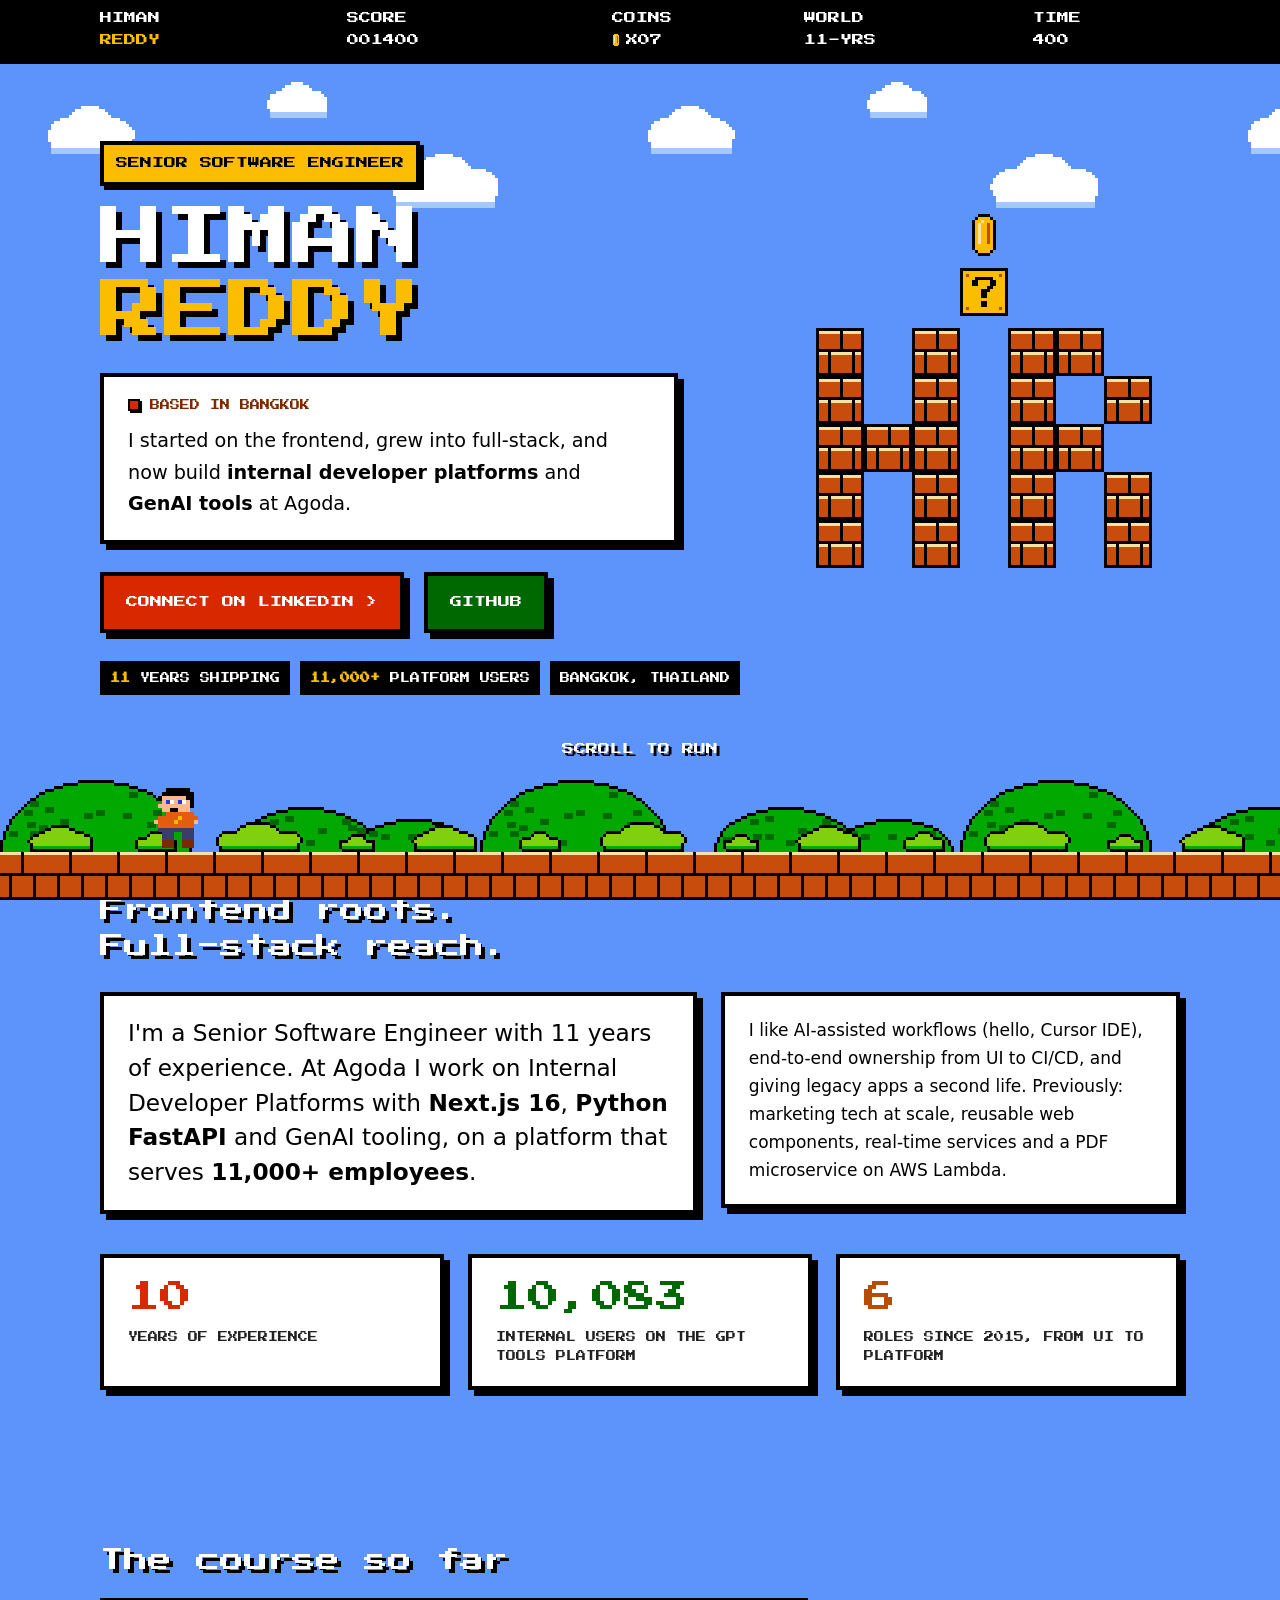
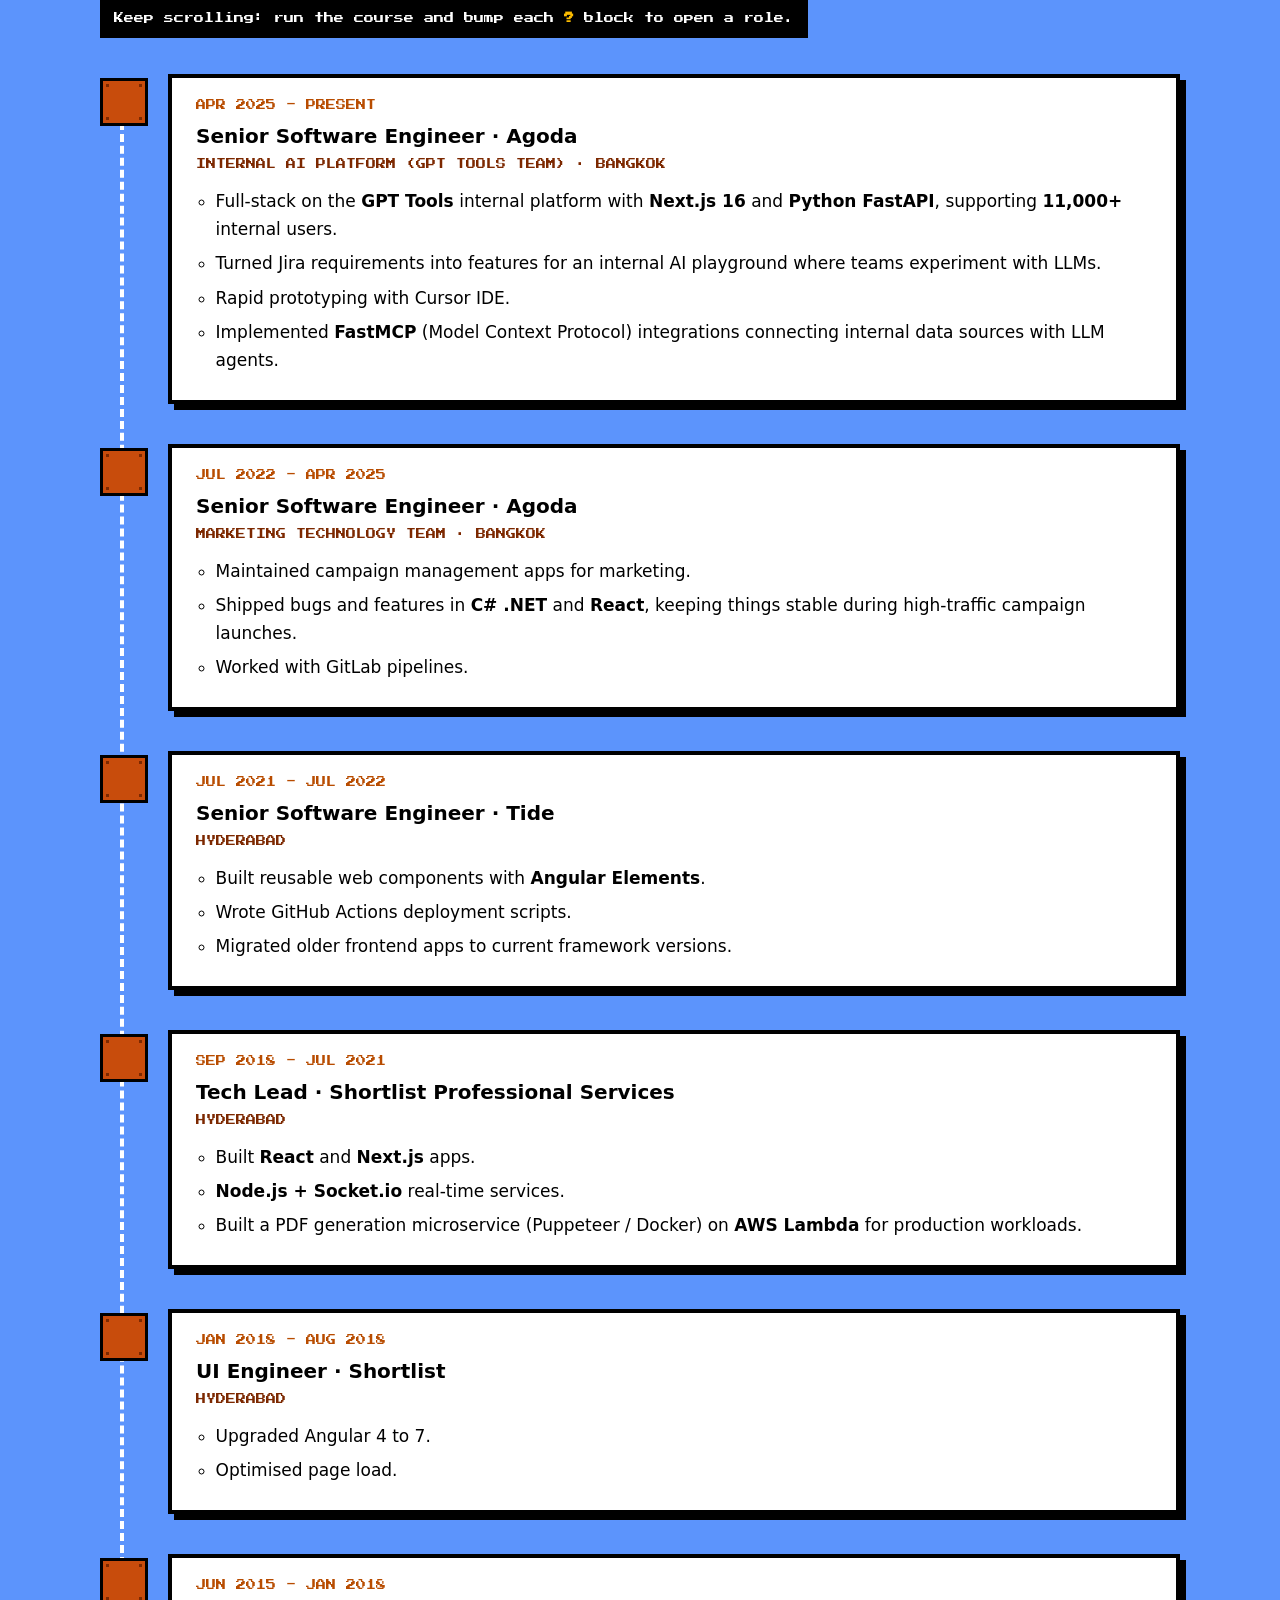
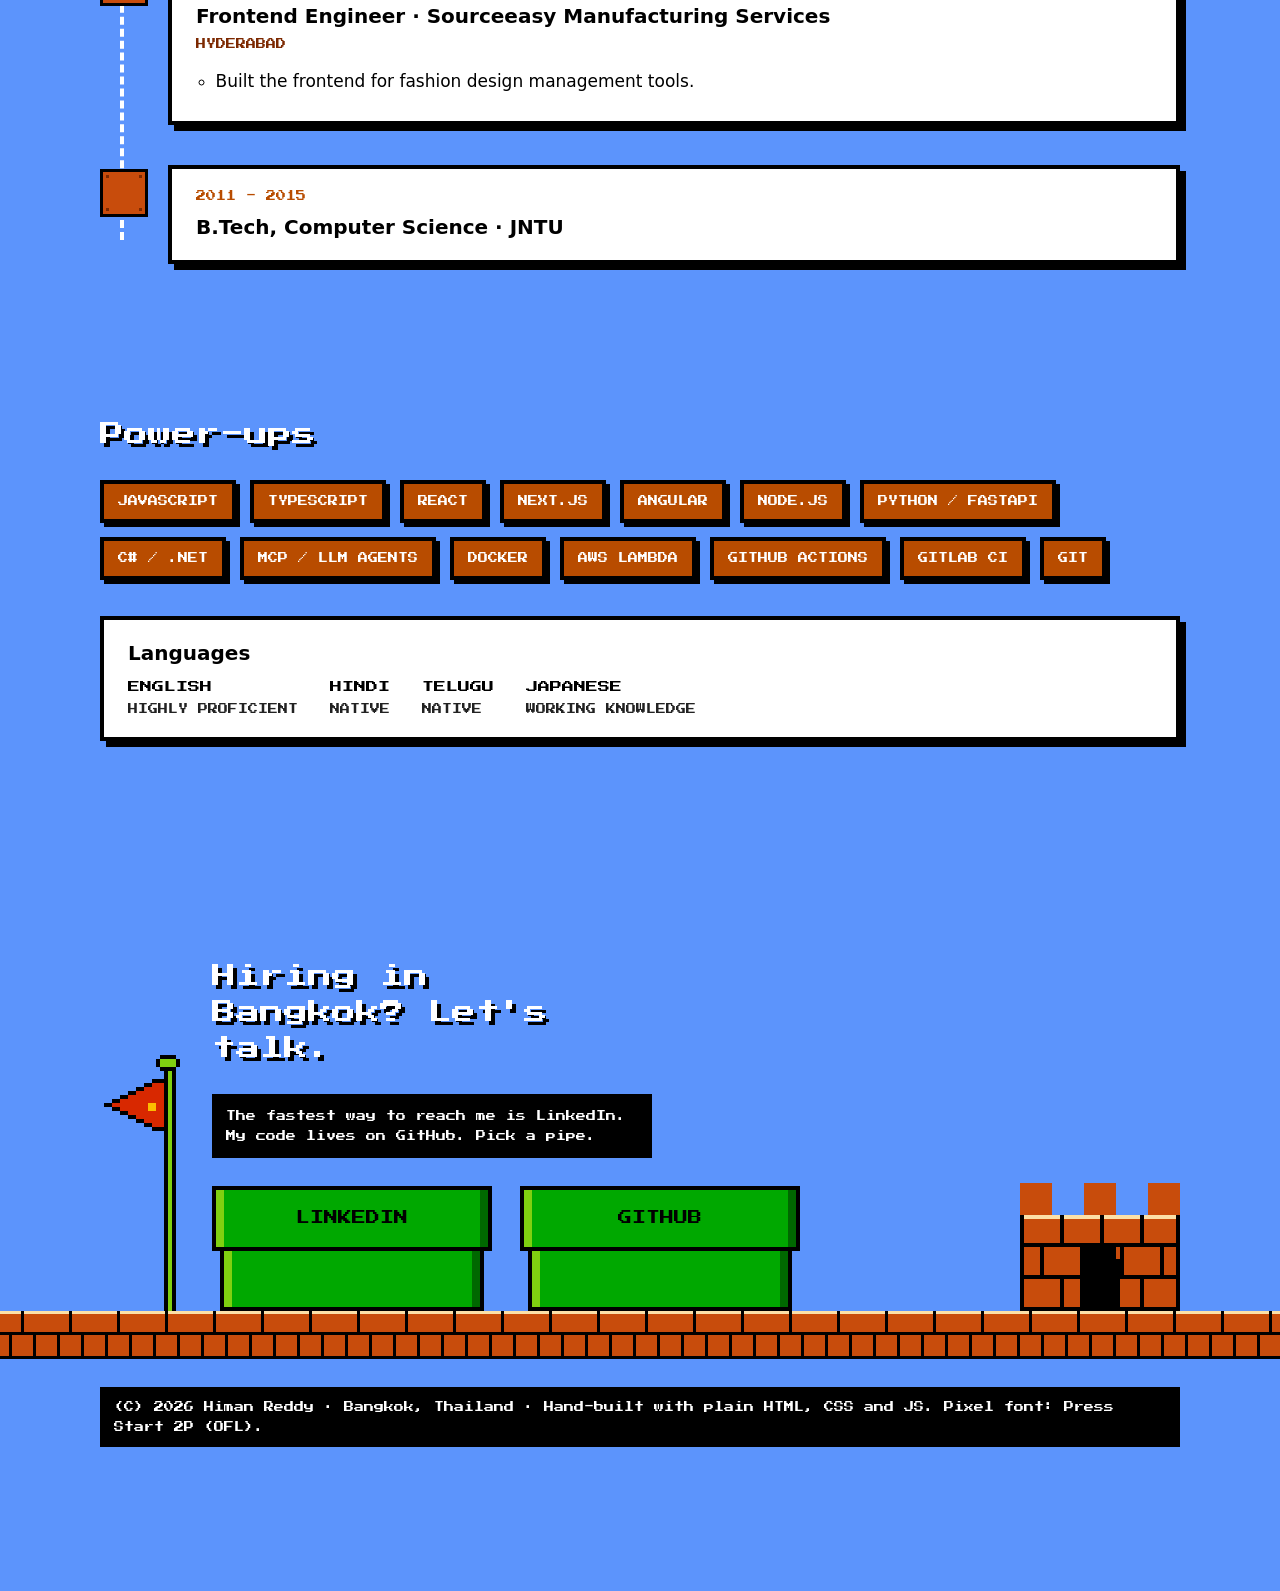
<file: index.html>
<!doctype html>
<html lang="en">
<head>
<meta charset="utf-8">
<meta name="viewport" content="width=device-width, initial-scale=1">
<title>Himan Reddy · Senior Software Engineer · Bangkok</title>
<meta name="description" content="Himan Reddy is a Senior Software Engineer in Bangkok, Thailand. 11 years of experience building internal developer platforms, full-stack apps and GenAI tools (Next.js, Python FastAPI, MCP).">
<meta name="theme-color" content="#5C94FC">
<meta property="og:title" content="Himan Reddy · Senior Software Engineer">
<meta property="og:description" content="Frontend roots, full-stack reach, now building GenAI agent tooling at Agoda. Bangkok, Thailand.">
<meta property="og:type" content="website">
<meta property="og:url" content="https://himanreddy.com/">
<meta name="twitter:card" content="summary">
<link rel="canonical" href="https://himanreddy.com/">
<link rel="icon" href="favicon.svg" type="image/svg+xml">
<link rel="preload" href="fonts/PressStart2P-Regular.woff2" as="font" type="font/woff2" crossorigin>
<link rel="stylesheet" href="styles.css">
<script>document.documentElement.classList.add('js')</script>
<script type="application/ld+json">
{"@context":"https://schema.org","@type":"Person","name":"Himan Reddy","jobTitle":"Senior Software Engineer","worksFor":{"@type":"Organization","name":"Agoda"},"address":{"@type":"PostalAddress","addressLocality":"Bangkok","addressCountry":"TH"},"url":"https://himanreddy.com/","sameAs":["https://github.com/himanreddy","https://www.linkedin.com/in/himan-reddy/"]}
</script>
</head>
<body>
<a class="skip" href="#main">Skip to content</a>

<!-- HUD (decorative, replaces the scroll progress bar) -->
<div class="hud" aria-hidden="true">
  <div class="hud-in">
    <div class="hud-c hud-name"><span>HIMAN</span><b>REDDY</b></div>
    <div class="hud-c"><span>SCORE</span><b id="hScore">000000</b></div>
    <div class="hud-c"><span>COINS</span><b><i class="hcoin"></i><em id="hCoins">x00</em></b></div>
    <div class="hud-c"><span>WORLD</span><b>11-YRS</b></div>
    <div class="hud-c"><span>TIME</span><b id="hTime">400</b></div>
  </div>
</div>

<!-- fixed sky, parallax clouds -->
<div class="sky" aria-hidden="true"><div class="clouds" id="clouds"></div></div>

<main id="main">
<!-- HERO -->
<section class="hero" id="top">
  <div class="wrap hero-grid">
    <div class="hero-copy">
      <p class="tag">Senior Software Engineer</p>
      <h1><span>Himan</span> <span class="y">Reddy</span></h1>
      <div class="panel lead-panel">
        <p class="label"><i class="pin" aria-hidden="true"></i>Based in Bangkok</p>
        <p class="lead">I started on the frontend, grew into full-stack, and now build <strong>internal developer platforms</strong> and <strong>GenAI tools</strong> at Agoda.</p>
      </div>
      <div class="cta">
        <a class="btn red" href="https://www.linkedin.com/in/himan-reddy/" target="_blank" rel="noopener">Connect on LinkedIn &gt;</a>
        <a class="btn green" href="https://github.com/himanreddy" target="_blank" rel="noopener">GitHub</a>
      </div>
      <ul class="facts" aria-label="Quick facts">
        <li><b>11</b> years shipping</li><li><b>11,000+</b> platform users</li><li>Bangkok, Thailand</li>
      </ul>
    </div>
    <div class="hero-art" aria-hidden="true">
      <div class="bumpers"><span class="qb sm"></span><span class="spin sm"></span></div>
      <img class="hr px" src="assets/hr.svg" alt="" width="336" height="240">
    </div>
  </div>
  <p class="press" aria-hidden="true">SCROLL TO RUN</p>
</section>

<!-- ABOUT -->
<section class="sec" id="about">
  <div class="wrap">
    <h2 class="rv">Frontend roots. Full-stack reach.</h2>
    <div class="about-grid">
      <div class="panel rv"><p class="big">I'm a Senior Software Engineer with 11 years of experience. At Agoda I work on Internal Developer Platforms with <strong>Next.js 16</strong>, <strong>Python FastAPI</strong> and GenAI tooling, on a platform that serves <strong>11,000+ employees</strong>.</p></div>
      <div class="panel rv"><p>I like AI-assisted workflows (hello, Cursor IDE), end-to-end ownership from UI to CI/CD, and giving legacy apps a second life. Previously: marketing tech at scale, reusable web components, real-time services and a PDF microservice on AWS Lambda.</p></div>
    </div>
    <ul class="stats">
      <li class="panel rv c1"><span class="num" data-count="11">11</span><span>years of experience</span></li>
      <li class="panel rv c2"><span class="num" data-count="11000" data-suffix="+">11,000+</span><span>internal users on the GPT Tools platform</span></li>
      <li class="panel rv c3"><span class="num" data-count="6">6</span><span>roles since 2015, from UI to platform</span></li>
    </ul>
  </div>
</section>

<!-- JOURNEY / COURSE -->
<section class="sec" id="journey">
  <div class="wrap">
    <h2 class="rv">The course so far</h2>
    <p class="sub rv"><span>Keep scrolling: run the course and bump each <b>?</b> block to open a role.</span></p>
    <div class="course" id="course">
      <div class="rail" aria-hidden="true"><i id="railFill"></i></div>
      <ol class="jobs">

        <li class="job">
          <div class="blk" aria-hidden="true"><span class="pop"><i class="coin"></i><b>+200</b></span><span class="qb"></span></div>
          <article class="card">
            <p class="when">Apr 2025 - Present</p>
            <h3>Senior Software Engineer · Agoda</h3>
            <p class="where">Internal AI Platform (GPT Tools Team) · Bangkok</p>
            <ul>
              <li>Full-stack on the <b>GPT Tools</b> internal platform with <b>Next.js 16</b> and <b>Python FastAPI</b>, supporting <b>11,000+</b> internal users.</li>
              <li>Turned Jira requirements into features for an internal AI playground where teams experiment with LLMs.</li>
              <li>Rapid prototyping with Cursor IDE.</li>
              <li>Implemented <b>FastMCP</b> (Model Context Protocol) integrations connecting internal data sources with LLM agents.</li>
            </ul>
          </article>
        </li>

        <li class="job">
          <div class="blk" aria-hidden="true"><span class="pop"><i class="coin"></i><b>+200</b></span><span class="qb"></span></div>
          <article class="card">
            <p class="when">Jul 2022 - Apr 2025</p>
            <h3>Senior Software Engineer · Agoda</h3>
            <p class="where">Marketing Technology Team · Bangkok</p>
            <ul>
              <li>Maintained campaign management apps for marketing.</li>
              <li>Shipped bugs and features in <b>C# .NET</b> and <b>React</b>, keeping things stable during high-traffic campaign launches.</li>
              <li>Worked with GitLab pipelines.</li>
            </ul>
          </article>
        </li>

        <li class="job">
          <div class="blk" aria-hidden="true"><span class="pop"><i class="coin"></i><b>+200</b></span><span class="qb"></span></div>
          <article class="card">
            <p class="when">Jul 2021 - Jul 2022</p>
            <h3>Senior Software Engineer · Tide</h3>
            <p class="where">Hyderabad</p>
            <ul>
              <li>Built reusable web components with <b>Angular Elements</b>.</li>
              <li>Wrote GitHub Actions deployment scripts.</li>
              <li>Migrated older frontend apps to current framework versions.</li>
            </ul>
          </article>
        </li>

        <li class="job">
          <div class="blk" aria-hidden="true"><span class="pop"><i class="coin"></i><b>+200</b></span><span class="qb"></span></div>
          <article class="card">
            <p class="when">Sep 2018 - Jul 2021</p>
            <h3>Tech Lead · Shortlist Professional Services</h3>
            <p class="where">Hyderabad</p>
            <ul>
              <li>Built <b>React</b> and <b>Next.js</b> apps.</li>
              <li><b>Node.js + Socket.io</b> real-time services.</li>
              <li>Built a PDF generation microservice (Puppeteer / Docker) on <b>AWS Lambda</b> for production workloads.</li>
            </ul>
          </article>
        </li>

        <li class="job">
          <div class="blk" aria-hidden="true"><span class="pop"><i class="coin"></i><b>+200</b></span><span class="qb"></span></div>
          <article class="card">
            <p class="when">Jan 2018 - Aug 2018</p>
            <h3>UI Engineer · Shortlist</h3>
            <p class="where">Hyderabad</p>
            <ul>
              <li>Upgraded Angular 4 to 7.</li>
              <li>Optimised page load.</li>
            </ul>
          </article>
        </li>

        <li class="job">
          <div class="blk" aria-hidden="true"><span class="pop"><i class="coin"></i><b>+200</b></span><span class="qb"></span></div>
          <article class="card">
            <p class="when">Jun 2015 - Jan 2018</p>
            <h3>Frontend Engineer · Sourceeasy Manufacturing Services</h3>
            <p class="where">Hyderabad</p>
            <ul><li>Built the frontend for fashion design management tools.</li></ul>
          </article>
        </li>

        <li class="job edu">
          <div class="blk" aria-hidden="true"><span class="pop"><i class="coin"></i><b>+200</b></span><span class="qb"></span></div>
          <article class="card">
            <p class="when">2011 - 2015</p>
            <h3>B.Tech, Computer Science · JNTU</h3>
          </article>
        </li>
      </ol>
    </div>
  </div>
</section>

<!-- SKILLS -->
<section class="sec" id="skills">
  <div class="wrap">
    <h2 class="rv">Power-ups</h2>
    <ul class="chips rv" aria-label="Skills">
      <li>JavaScript</li><li>TypeScript</li><li>React</li><li>Next.js</li><li>Angular</li><li>Node.js</li><li>Python / FastAPI</li><li>C# / .NET</li><li>MCP / LLM agents</li><li>Docker</li><li>AWS Lambda</li><li>GitHub Actions</li><li>GitLab CI</li><li>Git</li>
    </ul>
    <div class="panel langs rv">
      <h3>Languages</h3>
      <ul>
        <li><b>English</b> <span>highly proficient</span></li>
        <li><b>Hindi</b> <span>native</span></li>
        <li><b>Telugu</b> <span>native</span></li>
        <li><b>Japanese</b> <span>working knowledge</span></li>
      </ul>
    </div>
  </div>
</section>

<!-- CONTACT / FLAGPOLE -->
<section class="sec contact" id="contact">
  <div class="wrap end">
    <div class="flagwrap" aria-hidden="true">
      <img class="pole px" src="assets/pole.svg" alt="" width="32" height="256">
      <img class="flag px" id="flag" src="assets/flag.svg" alt="" width="64" height="52">
    </div>
    <div class="end-main">
      <p class="clear-banner" id="clearBanner">COURSE CLEAR!</p>
      <h2 class="rv">Hiring in Bangkok? Let's talk.</h2>
      <p class="rv lead-w">The fastest way to reach me is LinkedIn. My code lives on GitHub. Pick a pipe.</p>
      <div class="pipes rv">
        <a class="pipe" href="https://www.linkedin.com/in/himan-reddy/" target="_blank" rel="noopener"><span class="lip">LinkedIn</span><span class="shaft"></span></a>
        <a class="pipe" href="https://github.com/himanreddy" target="_blank" rel="noopener"><span class="lip">GitHub</span><span class="shaft"></span></a>
      </div>
    </div>
    <img class="castle px" src="assets/castle.svg" alt="" width="160" height="160" aria-hidden="true">
  </div>
</section>
</main>

<footer class="foot"><div class="wrap"><p>(C) <span id="yr">2026</span> Himan Reddy · Bangkok, Thailand · Hand-built with plain HTML, CSS and JS. Pixel font: Press Start 2P (OFL).</p></div></footer>

<!-- fixed ground stage: parallax hills + bushes, scrolling ground, runner -->
<div class="stage" aria-hidden="true">
  <div class="hills" id="hills"></div>
  <div class="bushes" id="bushes"></div>
  <div class="char" id="char"><div class="sprite" id="sprite" data-s="0"></div></div>
  <div class="ground" id="ground"></div>
</div>

<script src="main.js" defer></script>
</body>
</html>
</file>
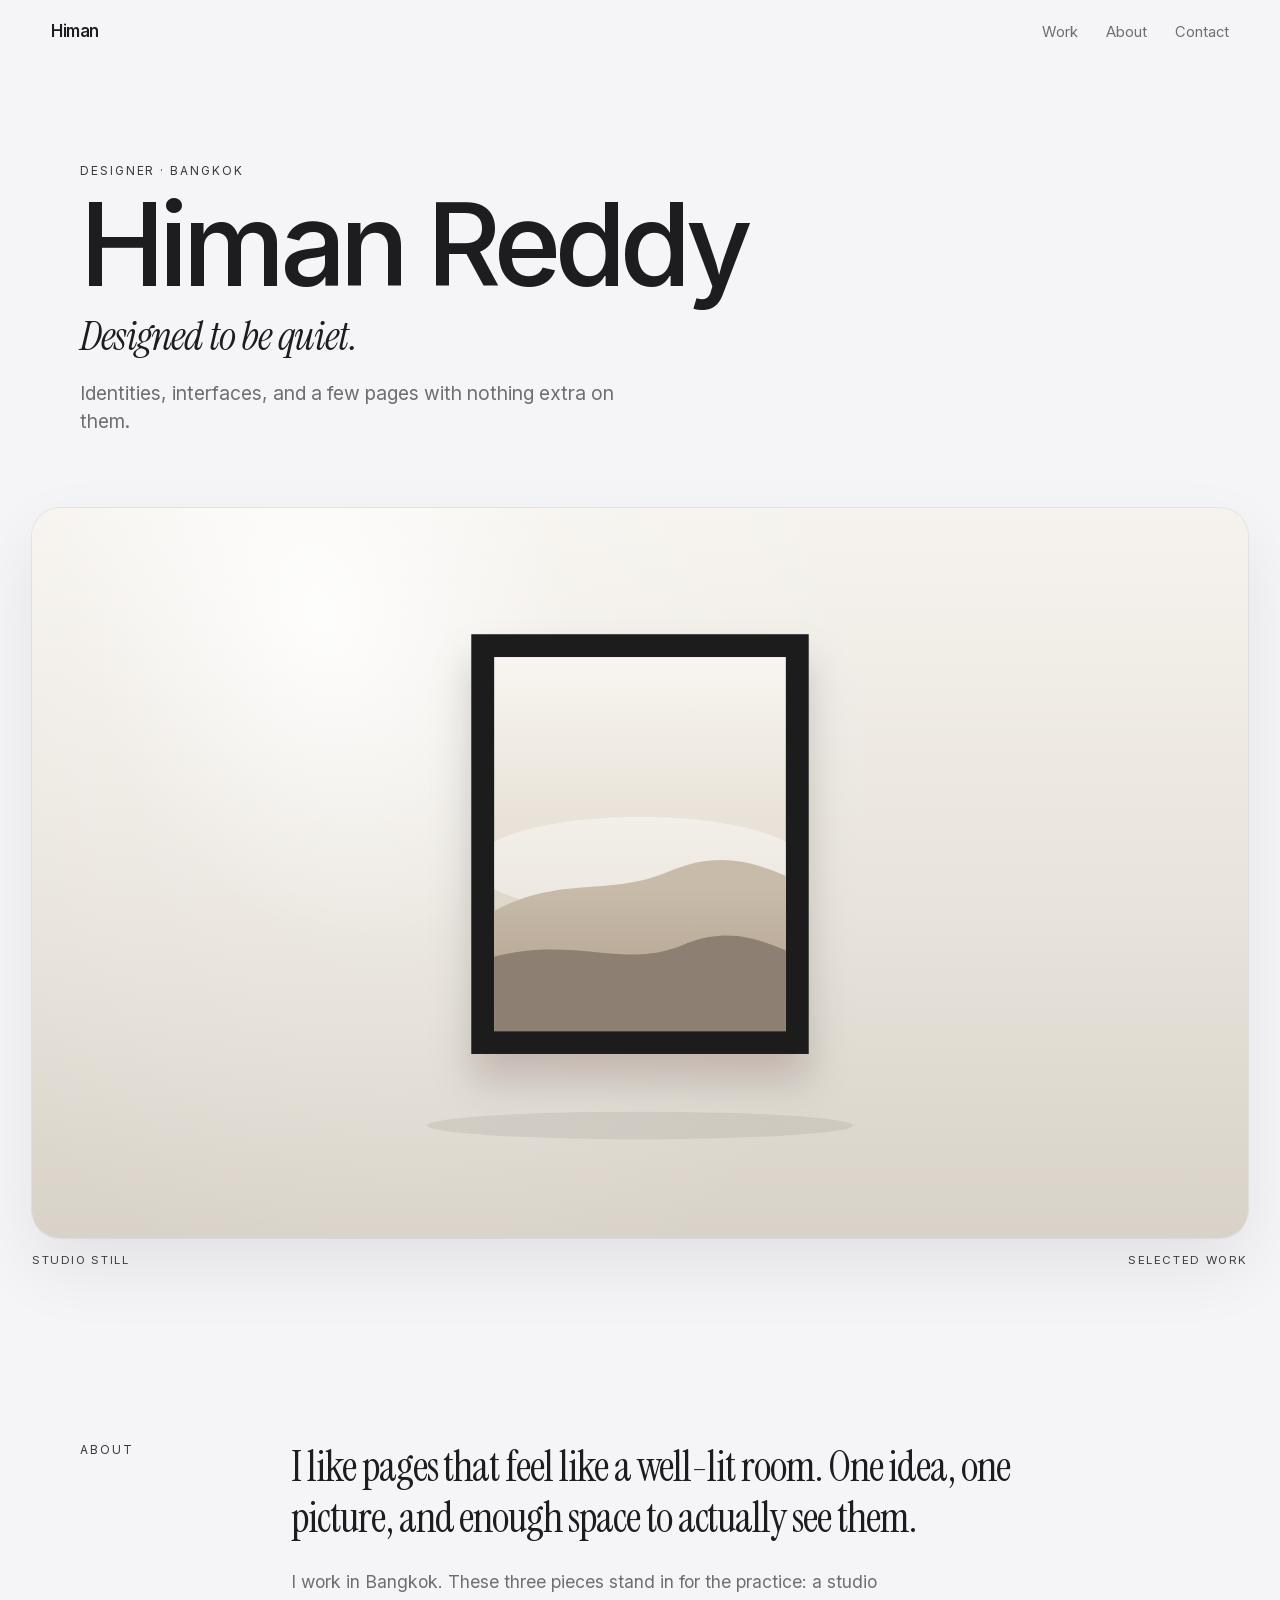
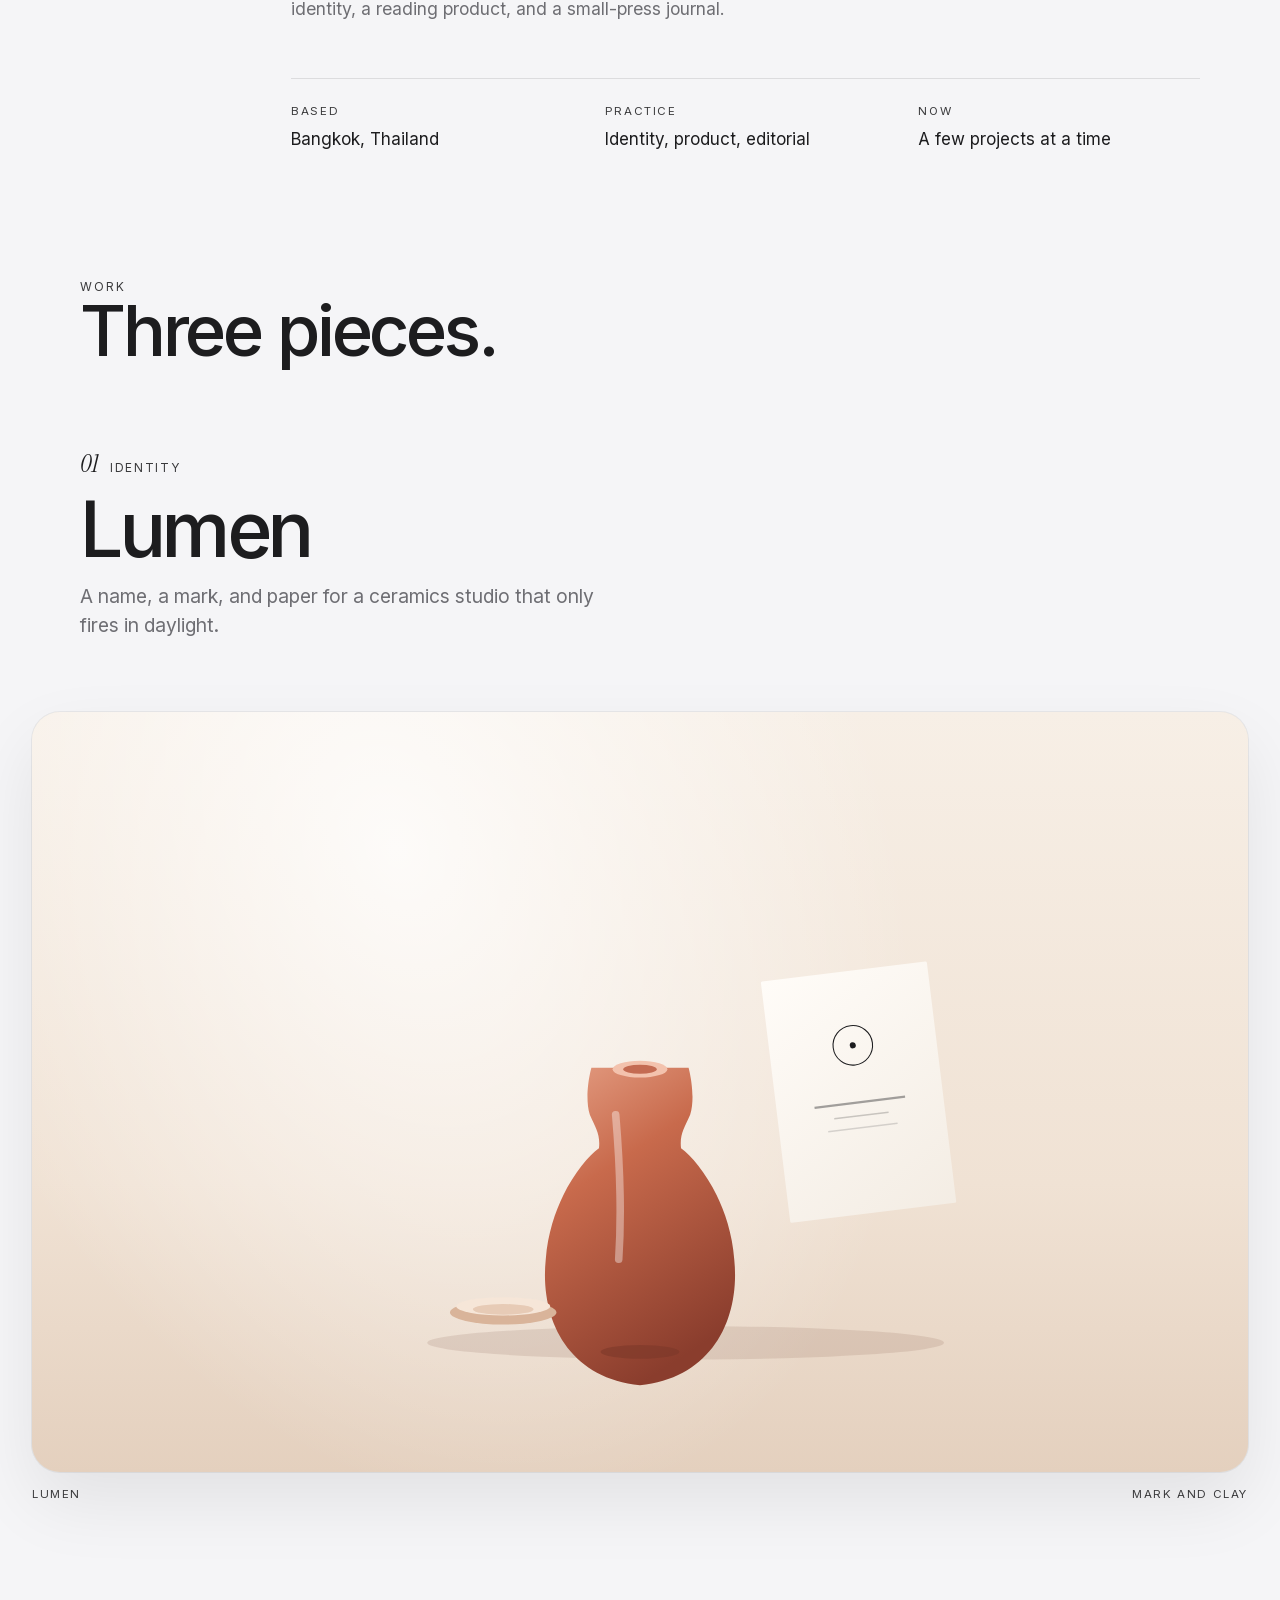
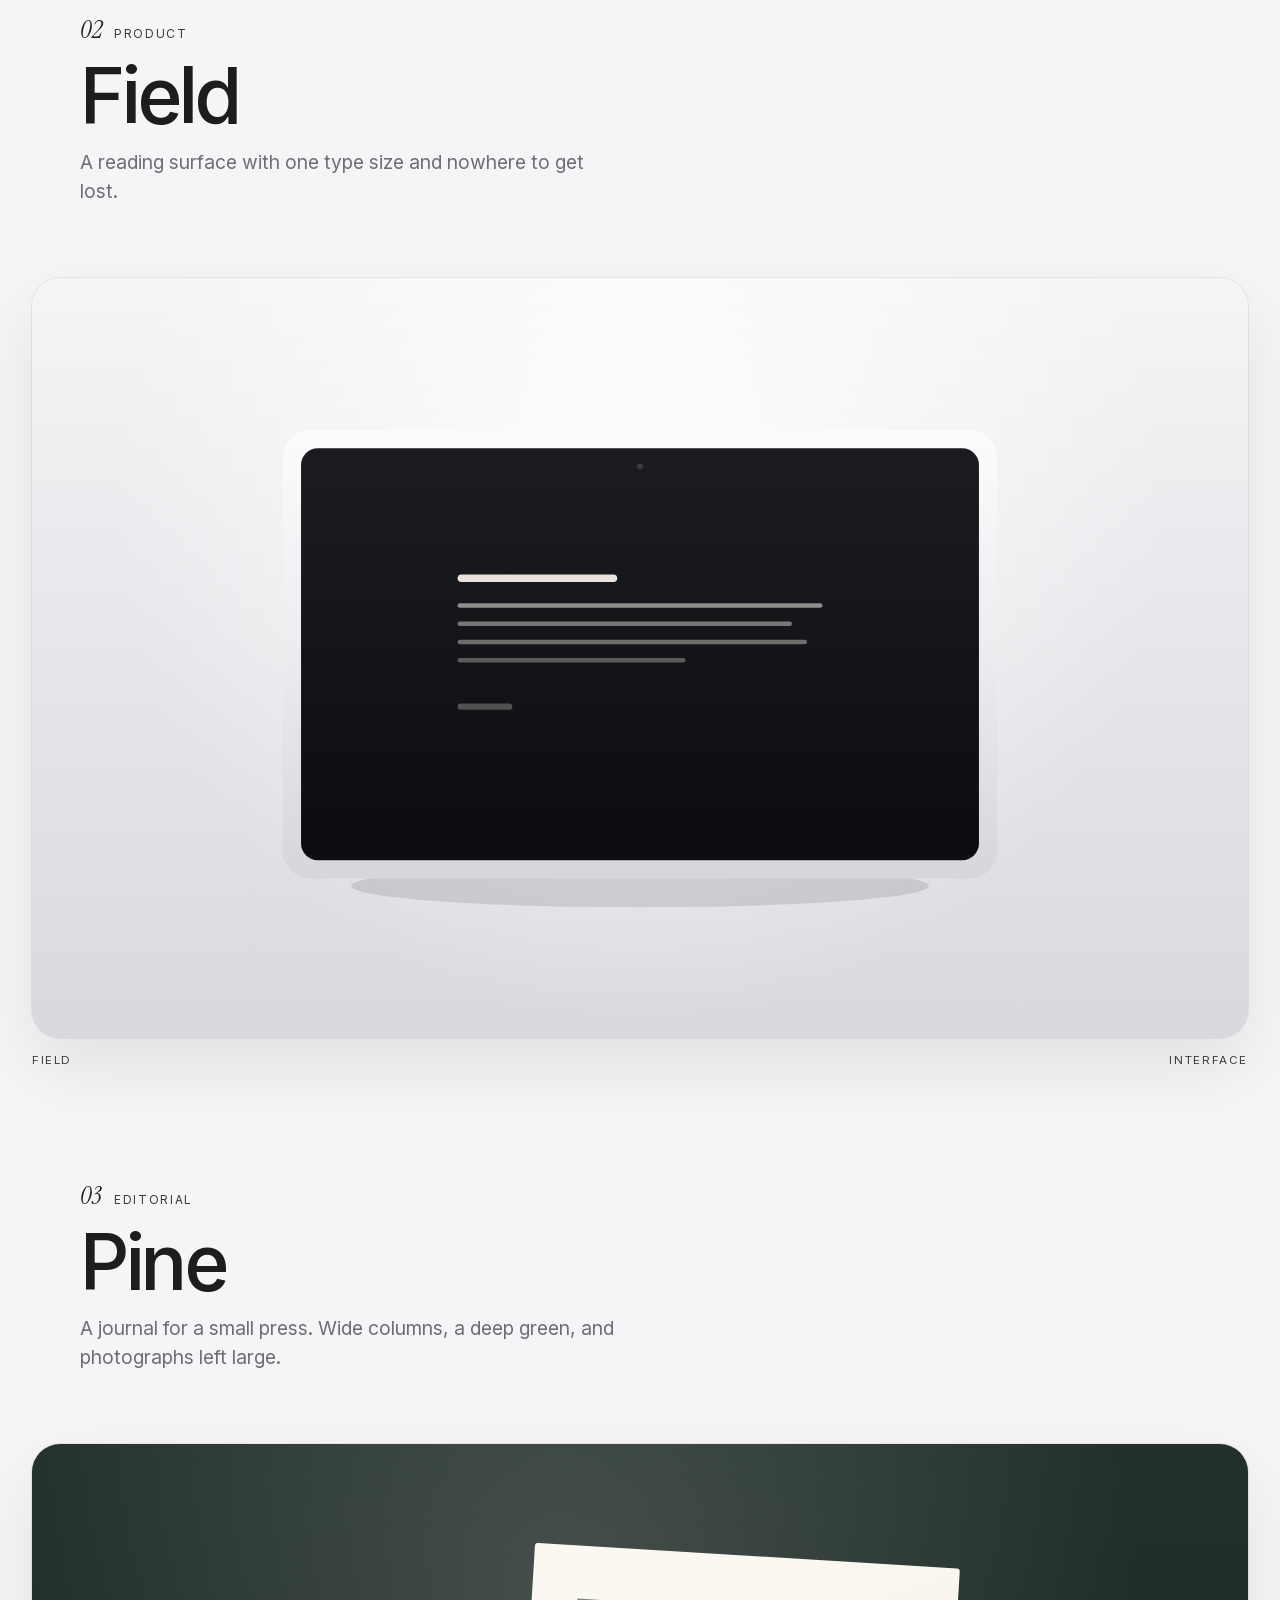
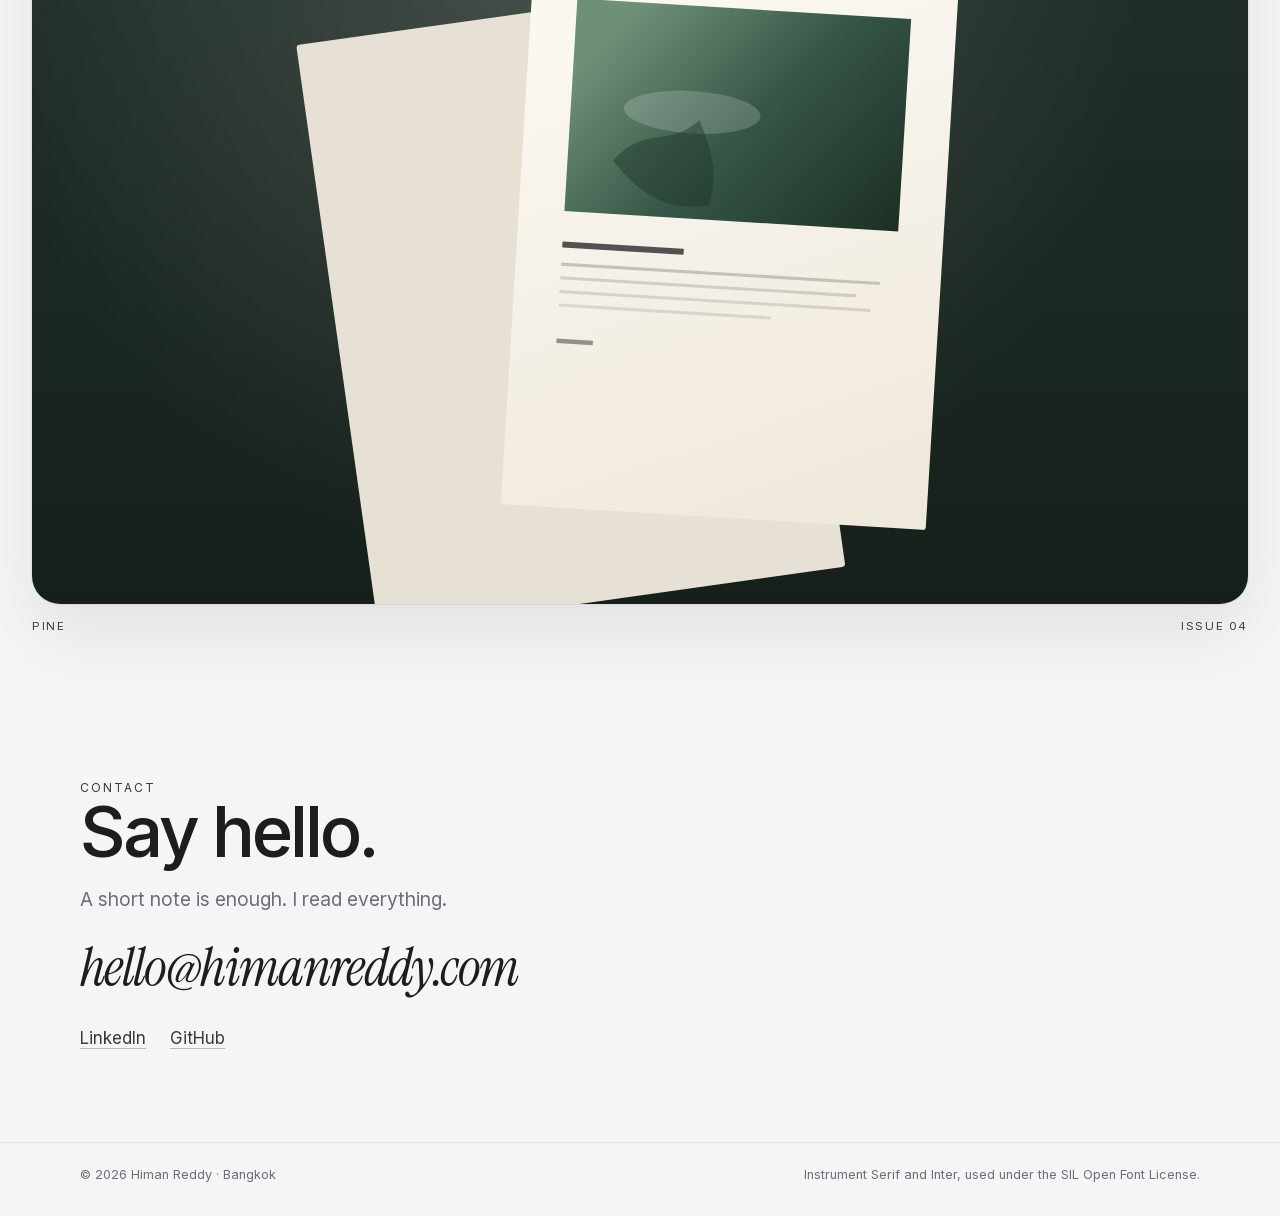
<file: clean/index.html>
<!doctype html>
<html lang="en">
<head>
<meta charset="utf-8">
<meta name="viewport" content="width=device-width, initial-scale=1">
<title>Himan Reddy · Designer</title>
<meta name="description" content="Himan Reddy is a designer in Bangkok. A quiet folio of identities, interfaces, and editorial pages.">
<meta name="theme-color" content="#f5f5f7">
<meta property="og:title" content="Himan Reddy · Designer">
<meta property="og:description" content="Designed to be quiet. Identities, interfaces, and pages with room to breathe.">
<meta property="og:type" content="website">
<link rel="icon" href="favicon.svg" type="image/svg+xml">
<link rel="preload" href="fonts/inter-latin.woff2" as="font" type="font/woff2" crossorigin>
<link rel="preload" href="fonts/instrument-serif-regular.woff2" as="font" type="font/woff2" crossorigin>
<link rel="preload" href="fonts/instrument-serif-italic.woff2" as="font" type="font/woff2" crossorigin>
<link rel="stylesheet" href="styles.css">
<script>document.documentElement.classList.add("js")</script>
</head>
<body>
<a class="skip" href="#content">Skip to content</a>

<header class="nav">
  <a class="mark" href="#top">Himan</a>
  <nav aria-label="On this page">
    <ul class="nav-links">
      <li><a href="#work">Work</a></li>
      <li><a href="#about">About</a></li>
      <li><a href="#contact">Contact</a></li>
    </ul>
  </nav>
</header>

<main id="content">
  <section class="hero" id="top">
    <div class="wrap hero-copy">
      <p class="eyebrow">Designer · Bangkok</p>
      <h1>Himan Reddy</h1>
      <p class="statement">Designed to be quiet.</p>
      <p class="lede">Identities, interfaces, and a few pages with nothing extra on them.</p>
    </div>
    <figure class="shot wrap-wide">
      <div class="frame">
        <img src="assets/hero.svg" width="1600" height="960" alt="A pale framed landscape leaning in a bright studio.">
      </div>
      <figcaption><span>Studio still</span><span>Selected work</span></figcaption>
    </figure>
  </section>

  <section class="about" id="about">
    <div class="wrap about-grid reveal">
      <p class="label">About</p>
      <div>
        <p class="pull">I like pages that feel like a well-lit room. One idea, one picture, and enough space to actually see them.</p>
        <p class="support">I work in Bangkok. These three pieces stand in for the practice: a studio identity, a reading product, and a small-press journal.</p>
        <ul class="facts">
          <li><span>Based</span> Bangkok, Thailand</li>
          <li><span>Practice</span> Identity, product, editorial</li>
          <li><span>Now</span> A few projects at a time</li>
        </ul>
      </div>
    </div>
  </section>

  <section class="work" id="work">
    <div class="wrap reveal">
      <p class="label">Work</p>
      <h2>Three pieces.</h2>
    </div>

    <div class="projects">
      <article class="project reveal">
        <div class="wrap project-copy">
          <p class="index"><span>01</span> Identity</p>
          <h3>Lumen</h3>
          <p>A name, a mark, and paper for a ceramics studio that only fires in daylight.</p>
        </div>
        <figure class="shot wrap-wide">
          <div class="frame">
            <img src="assets/lumen.svg" width="1600" height="1000" alt="A clay vessel beside a cream stationery card with a small circular mark.">
          </div>
          <figcaption><span>Lumen</span><span>Mark and clay</span></figcaption>
        </figure>
      </article>

      <article class="project reveal">
        <div class="wrap project-copy">
          <p class="index"><span>02</span> Product</p>
          <h3>Field</h3>
          <p>A reading surface with one type size and nowhere to get lost.</p>
        </div>
        <figure class="shot wrap-wide">
          <div class="frame">
            <img src="assets/field.svg" width="1600" height="1000" alt="A silver display floating on a gray ground, showing a few lines of text.">
          </div>
          <figcaption><span>Field</span><span>Interface</span></figcaption>
        </figure>
      </article>

      <article class="project reveal">
        <div class="wrap project-copy">
          <p class="index"><span>03</span> Editorial</p>
          <h3>Pine</h3>
          <p>A journal for a small press. Wide columns, a deep green, and photographs left large.</p>
        </div>
        <figure class="shot wrap-wide">
          <div class="frame">
            <img src="assets/pine.svg" width="1600" height="1000" alt="An open journal on a dark green table, with a forest photograph on the page.">
          </div>
          <figcaption><span>Pine</span><span>Issue 04</span></figcaption>
        </figure>
      </article>
    </div>
  </section>

  <section class="contact" id="contact">
    <div class="wrap reveal">
      <p class="label">Contact</p>
      <h2>Say hello.</h2>
      <p class="lede">A short note is enough. I read everything.</p>
      <a class="mail" href="mailto:hello@himanreddy.com">hello@himanreddy.com</a>
      <ul class="contact-links">
        <li><a href="https://www.linkedin.com/in/himan-reddy/" target="_blank" rel="noopener">LinkedIn</a></li>
        <li><a href="https://github.com/himanreddy" target="_blank" rel="noopener">GitHub</a></li>
      </ul>
    </div>
  </section>
</main>

<footer class="foot">
  <div class="wrap foot-row">
    <p>© <span id="year">2026</span> Himan Reddy · Bangkok</p>
    <p>Instrument Serif and Inter, used under the SIL Open Font License.</p>
  </div>
</footer>

<script src="main.js" defer></script>
</body>
</html>
</file>
<file: styles.css>
/* Retro 8-bit course theme. Flat solid colours and hard-edged shadows only. */
@font-face{font-family:"Press Start 2P";src:url(fonts/PressStart2P-Regular.woff2) format("woff2");font-weight:400;font-style:normal;font-display:swap}
:root{
  --sky:#5C94FC; --ink:#000; --brick:#B84C00; --brick-d:#7C2800; --pipe:#00A800; --pipe-d:#006800; --pipe-l:#80D010;
  --coin:#FCBC00; --red:#D82800; --white:#fff;
  --px:"Press Start 2P",ui-monospace,Menlo,Consolas,monospace;
  --body:ui-sans-serif,system-ui,-apple-system,"Segoe UI",Roboto,"Helvetica Neue",Arial,"Noto Sans Thai","Noto Sans",sans-serif;
  --P:3;                       /* art pixel size */
  --cs:4;                      /* runner scale */
  --gh:calc(var(--P) * 16px);  /* ground height */
  --stage:calc(var(--P) * 40px);
  --hud:64px;
}
@media (max-width:720px){:root{--P:2;--cs:3;--hud:52px}}
*{box-sizing:border-box}
html{scroll-behavior:smooth;scroll-padding-top:calc(var(--hud) + 16px)}
body{margin:0;background:var(--sky);color:var(--ink);font:400 1.0625rem/1.65 var(--body);padding-bottom:var(--stage);overflow-x:hidden}
img{max-width:100%;height:auto}
.px{image-rendering:pixelated}
a{color:inherit}
:focus-visible{outline:4px solid #000;outline-offset:0;box-shadow:0 0 0 8px var(--coin)}
.skip{position:absolute;left:12px;top:-80px;background:var(--coin);color:#000;padding:12px 16px;border:4px solid #000;z-index:200;font:12px/1 var(--px);text-decoration:none}
.skip:focus{top:calc(var(--hud) + 8px)}
.wrap{width:min(1080px,100% - 32px);margin-inline:auto}

/* ---------- HUD ---------- */
.hud{position:fixed;inset:0 0 auto 0;height:var(--hud);background:#000;color:#fff;z-index:90;font-family:var(--px);text-transform:uppercase;border-bottom:4px solid #000}
.hud-in{width:min(1080px,100% - 24px);height:100%;margin-inline:auto;display:grid;grid-template-columns:1.3fr 1.4fr 1fr 1.2fr .8fr;gap:8px;align-items:center}
.hud-c b,.hud-c em{height:16px;line-height:16px;font-style:normal}
.hud-c{display:flex;flex-direction:column;gap:8px;font-size:12px;line-height:1}
.hud-c span{color:#fff}
.hud-c b{font-weight:400;color:#fff;display:flex;align-items:center;gap:6px}
.hud-name b{color:var(--coin)}
.hcoin{display:inline-block;width:8px;height:14px;background:url(assets/coin.svg) 0 0/100% 100% no-repeat;image-rendering:pixelated}
.hud.bump .hcoin{animation:spin .4s steps(4) 1}
@media (max-width:720px){
  .hud-c{font-size:8px;gap:6px}
  .hud-in{grid-template-columns:1.3fr 1fr 1fr 1fr;gap:4px;width:calc(100% - 16px)}
  .hud-name{display:none}
  .hud-c b,.hud-c em{height:12px;line-height:12px}
}

/* ---------- sky + parallax clouds ---------- */
.sky{position:fixed;inset:0;z-index:0;background:var(--sky)}
.clouds{position:absolute;left:0;right:0;top:calc(var(--hud) + 12px);height:calc(var(--P)*48px);background:url(assets/clouds.svg) repeat-x 0 0/calc(var(--P)*200px) 100%}
main,.foot{position:relative;z-index:1}

/* ---------- shared bits ---------- */
.panel{background:#fff;border:4px solid #000;box-shadow:6px 6px 0 #000;padding:20px 24px}
.panel p{margin:0}
h1,h2,.tag,.when,.num,.btn,.lip,.press,.clear-banner,.hud{font-family:var(--px);font-weight:400}
h2{font-size:24px;line-height:1.5;color:#fff;text-shadow:4px 4px 0 #000;margin:0 0 28px;max-width:20em}
@media (max-width:720px){h2{font-size:16px;text-shadow:3px 3px 0 #000}}
h3{margin:0;font-size:1.25rem;line-height:1.3;font-weight:800}
.sub{margin:-8px 0 36px}
.sub span{display:inline-block;background:#000;color:#fff;padding:10px 14px;font-size:1rem}
.sub b{color:var(--coin)}

.btn{display:inline-flex;align-items:center;justify-content:center;padding:18px 22px;border:4px solid #000;box-shadow:6px 6px 0 #000;color:#fff;font-size:12px;line-height:1.4;text-decoration:none;text-transform:uppercase;transition:transform .12s steps(2)}
.btn.red{background:var(--red)}
.btn.green{background:var(--pipe-d)}
.btn:hover{transform:translate(-2px,-2px);box-shadow:8px 8px 0 #000}
.btn:active{transform:translate(4px,4px);box-shadow:2px 2px 0 #000}

/* ---------- hero ---------- */
.hero{position:relative;min-height:calc(100svh - var(--stage));padding:calc(var(--hud) + 48px) 0 56px;display:grid;align-items:center}
.hero-grid{display:grid;grid-template-columns:1.25fr .75fr;gap:32px;align-items:center}
.tag{display:inline-block;margin:0 0 16px;background:var(--coin);border:4px solid #000;padding:10px 12px;font-size:12px;line-height:1.4;text-transform:uppercase;box-shadow:4px 4px 0 #000}
h1{margin:0 0 24px;font-size:64px;line-height:1.15;color:#fff;text-shadow:6px 6px 0 #000;text-transform:uppercase}
h1 span{display:block}
h1 .y{color:var(--coin)}
.lead-panel{max-width:34em}
.lead{font-size:1.2rem}
.cta{display:flex;flex-wrap:wrap;gap:20px;margin:28px 0}
.facts{display:flex;flex-wrap:wrap;gap:10px 14px;list-style:none;margin:0;padding:0}
.facts li{background:#000;color:#fff;padding:6px 12px;font-size:.95rem}
.facts b{color:var(--coin)}
.hero-art{position:relative;justify-self:center;padding-top:calc(var(--P)*20px)}
.hero-art .hr{width:calc(var(--P)*112px);height:auto;display:block}
.bumpers{position:absolute;top:0;left:calc(var(--P)*48px)}
.qb{display:block;width:calc(var(--P)*16px);height:calc(var(--P)*16px);background:url(assets/qblock.svg) 0 0/100% 100% no-repeat;image-rendering:pixelated}
.spin{display:block;position:absolute;left:calc(var(--P)*4px);top:calc(var(--P)*-18px);width:calc(var(--P)*8px);height:calc(var(--P)*14px);background:url(assets/coin.svg) 0 0/100% 100% no-repeat;image-rendering:pixelated;animation:spin .8s steps(4) infinite}
.bumpers .qb{animation:bump 2.4s steps(4) infinite}
.press{position:absolute;bottom:20px;left:0;right:0;text-align:center;margin:0;font-size:12px;color:#fff;text-shadow:3px 3px 0 #000;animation:blink 1s steps(1) infinite}
@keyframes blink{50%{opacity:0}}
@keyframes spin{0%{transform:scaleX(1)}25%{transform:scaleX(.5)}50%{transform:scaleX(.1)}75%{transform:scaleX(.5)}100%{transform:scaleX(1)}}
@keyframes bump{0%,70%,100%{transform:translateY(0)}80%{transform:translateY(-10px)}90%{transform:translateY(-4px)}}
@media (max-width:820px){
  .hero-grid{grid-template-columns:1fr}
  .hero-art{order:-1;justify-self:start}
  .hero-art .hr{width:calc(var(--P)*64px)}
  h1{font-size:32px;text-shadow:4px 4px 0 #000}
  .hero{padding-top:calc(var(--hud) + 24px)}
}
@media (max-width:420px){.btn{width:100%}}

/* ---------- sections ---------- */
.sec{padding:clamp(56px,9vw,112px) 0 clamp(24px,4vw,40px)}
.about-grid{display:grid;grid-template-columns:1.3fr 1fr;gap:24px;align-items:start}
.about-grid .big{font-size:clamp(1.15rem,2.2vw,1.45rem);line-height:1.5}
@media (max-width:820px){.about-grid{grid-template-columns:1fr}}
.stats{list-style:none;margin:40px 0 0;padding:0;display:grid;grid-template-columns:repeat(3,1fr);gap:24px}
.stats .panel{display:flex;flex-direction:column;gap:12px}
.num{font-size:32px;line-height:1.2}
.c1 .num{color:var(--red)}.c2 .num{color:var(--pipe-d)}.c3 .num{color:var(--brick)}
@media (max-width:720px){.stats{grid-template-columns:1fr}.num{font-size:24px}}

/* ---------- course ---------- */
.course{position:relative}
.jobs{list-style:none;margin:0;padding:0}
.job{--b:calc(var(--P)*16px);position:relative;display:grid;grid-template-columns:var(--b) 1fr;gap:20px;margin-bottom:40px;align-items:start}
@media (max-width:720px){.job{gap:12px}}
.rail{position:absolute;left:calc(var(--P)*8px - 4px);top:calc(var(--P)*8px);bottom:calc(var(--P)*8px);width:8px;border-left:4px dashed #fff;z-index:0}
.rail i{position:absolute;left:-4px;top:0;width:8px;height:100%;background:var(--coin);box-shadow:-4px 0 0 #000,4px 0 0 #000;transform-origin:0 0;transform:scaleY(0)}
.blk{position:relative;width:var(--b);height:var(--b);z-index:2;margin-top:4px}
.blk .qb{width:100%;height:100%;transition:none}
.job.hit .qb{background-image:url(assets/usedblock.svg)}
.job.bump .qb{animation:bump2 .3s steps(4) 1}
@keyframes bump2{0%{transform:translateY(0)}40%{transform:translateY(-14px)}100%{transform:translateY(0)}}
.pop{position:absolute;left:0;right:0;bottom:60%;display:flex;flex-direction:column;align-items:center;gap:2px;visibility:hidden;pointer-events:none}
.pop .coin{display:block;width:calc(var(--P)*8px);height:calc(var(--P)*14px);background:url(assets/coin.svg) 0 0/100% 100% no-repeat;image-rendering:pixelated;animation:spin .4s steps(4) infinite}
.pop b{font:10px/1 var(--px);color:var(--coin);text-shadow:2px 2px 0 #000;white-space:nowrap}
.job.bump .pop{visibility:visible;animation:rise .9s steps(10) 1 forwards}
@keyframes rise{0%{transform:translateY(0)}50%{transform:translateY(-44px)}100%{transform:translateY(-30px);visibility:hidden}}
.card{background:#fff;border:4px solid #000;box-shadow:6px 6px 0 #000;padding:20px 24px;min-width:0}
.js .job:not(.hit) .card{opacity:0;transform:translateY(20px)}
.js .job.hit .card{opacity:1;transform:none;transition:opacity .3s steps(4),transform .3s steps(4)}
.when{margin:0 0 10px;font-size:10px;line-height:1.5;color:var(--brick);text-transform:uppercase}
.where{margin:4px 0 12px;color:#333;font-size:.98rem}
.card ul{margin:0;padding-left:1.15em}
.card li{margin:6px 0}
@media (max-width:720px){.card{padding:16px}}
.job.edu{margin-bottom:0}

/* ---------- skills ---------- */
.chips{list-style:none;padding:0;margin:0 0 36px;display:flex;flex-wrap:wrap;gap:14px}
.chips li{background:var(--brick);color:#fff;border:4px solid #000;box-shadow:4px 4px 0 #000;padding:8px 14px;font-weight:700;transition:transform .12s steps(2)}
.chips li:hover{transform:translateY(-4px)}
.langs h3{margin-bottom:12px}
.langs ul{list-style:none;margin:0;padding:0;display:flex;flex-wrap:wrap;gap:10px 32px}
.langs span{color:#333}

/* ---------- contact / flag ---------- */
.contact{padding-bottom:var(--gh);position:relative}
.contact::after{content:"";position:absolute;left:0;right:0;bottom:0;height:var(--gh);background:url(assets/ground.svg) repeat-x 0 0/calc(var(--P)*16px) 100%}
.end{display:grid;grid-template-columns:auto 1fr auto;gap:28px;align-items:end}
.flagwrap{position:relative;width:32px;height:256px;margin-left:52px;align-self:end}
.pole{max-width:none;position:absolute;inset:0 auto auto 0;width:32px;height:256px}
.flag{max-width:none;position:absolute;left:-48px;top:24px;width:64px;height:52px}
.end-main{padding-bottom:0}
.end h2{max-width:14em}
.lead-w{margin:0 0 28px;display:inline-block;background:#000;color:#fff;padding:10px 14px}
.clear-banner{margin:0 0 20px;display:inline-block;background:var(--coin);border:4px solid #000;box-shadow:4px 4px 0 #000;padding:10px 12px;font-size:12px;line-height:1.4;visibility:hidden}
.is-clear .clear-banner{visibility:visible;animation:blink 1s steps(1) 6}
.castle{width:160px;height:160px;align-self:end}
.pipes{display:flex;flex-wrap:wrap;gap:28px;align-items:flex-end}
.pipe{display:block;width:min(100%,280px);text-decoration:none;color:#000}
.lip{display:block;background:var(--pipe);border:4px solid #000;padding:20px 28px;font-size:14px;line-height:1.2;text-align:center;text-transform:uppercase;box-shadow:inset 8px 0 0 var(--pipe-l),inset -8px 0 0 var(--pipe-d);transition:transform .12s steps(2);position:relative;z-index:1}
.shaft{display:block;height:calc(var(--P)*20px);margin:0 8px;background:var(--pipe);border:4px solid #000;border-top:0;box-shadow:inset 8px 0 0 var(--pipe-l),inset -8px 0 0 var(--pipe-d)}
.pipe:hover .lip{transform:translateY(-6px)}
.pipe:active .lip{transform:translateY(2px)}
.pipe:focus-visible{box-shadow:none}
.pipe:focus-visible .lip{outline:4px solid #000;box-shadow:inset 8px 0 0 var(--pipe-l),inset -8px 0 0 var(--pipe-d),0 0 0 8px var(--coin)}
.pipe:focus-visible{outline:none}
@media (max-width:820px){.castle{display:none}.end{grid-template-columns:auto 1fr;gap:16px}}
@media (max-width:420px){.flagwrap{margin-left:44px}.pipes{gap:16px}}
.foot{padding:28px 0 24px;font-size:.9rem}
.foot p{margin:0;display:inline-block;background:#000;color:#fff;padding:10px 14px}

/* ---------- fixed stage: parallax hills, bushes, runner, ground ---------- */
.stage{position:fixed;left:0;right:0;bottom:0;height:var(--stage);background:var(--sky);z-index:80;border-top:0;overflow:hidden}
.hills,.bushes,.ground{position:absolute;left:0;right:0}
.hills{bottom:var(--gh);height:calc(var(--P)*24px);background:url(assets/hills.svg) repeat-x 0 100%/calc(var(--P)*160px) 100%}
.bushes{bottom:var(--gh);height:calc(var(--P)*10px);background:url(assets/bushes.svg) repeat-x 0 100%/calc(var(--P)*128px) 100%}
.ground{bottom:0;height:var(--gh);background:url(assets/ground.svg) repeat-x 0 0/calc(var(--P)*16px) 100%}
.char{position:absolute;left:clamp(12px,12vw,160px);bottom:var(--gh);width:calc(var(--cs)*12px);height:calc(var(--cs)*16px)}
.sprite{width:100%;height:100%;background:url(assets/char.svg) 0 0/calc(var(--cs)*60px) 100% no-repeat;image-rendering:pixelated}
.sprite[data-s="1"]{background-position-x:calc(var(--cs)*-12px)}
.sprite[data-s="2"]{background-position-x:calc(var(--cs)*-24px)}
.sprite[data-s="3"]{background-position-x:calc(var(--cs)*-36px)}
.sprite[data-s="4"]{background-position-x:calc(var(--cs)*-48px)}
.sprite.back{transform:scaleX(-1)}
.char.hop{animation:hop .5s steps(8) 1}
@keyframes hop{0%{transform:translateY(0)}35%{transform:translateY(calc(var(--cs)*-14px))}60%{transform:translateY(calc(var(--cs)*-14px))}100%{transform:translateY(0)}}

/* ---------- reveal ---------- */
.js .rv{opacity:0;transform:translateY(16px);transition:opacity .35s steps(4),transform .35s steps(4)}
.js .rv.in{opacity:1;transform:none}

/* ---------- small info text: pixel font, small + legible ---------- */
.label,.where,.facts li,.stats .panel>span:last-child,.sub span,.lead-w,.foot p,.langs span,.langs li>b,.chips li{font-family:var(--px);font-weight:400;font-size:10px;line-height:2;letter-spacing:0}
.label,.where,.facts li,.stats .panel>span:last-child,.langs span,.langs li>b,.chips li{text-transform:uppercase}
.label{display:flex;align-items:center;gap:10px;margin:0 0 12px!important;color:var(--brick-d);line-height:1.6}
.pin{flex:none;width:12px;height:12px;background:var(--red);border:2px solid #000;box-shadow:2px 2px 0 #000}
.where{margin:6px 0 14px;color:var(--brick-d);line-height:1.8}
.facts{gap:10px}
.facts li{padding:7px 10px;border:0;white-space:nowrap}
.stats .panel>span:last-child{color:#222;line-height:1.9}
.sub span{padding:10px 14px}
.chips li{padding:10px 14px;line-height:1.5}
.langs ul{gap:16px 32px}
.langs li{display:flex;flex-direction:column;gap:4px}
.langs li>b{font-size:12px;line-height:1.6}
.langs span{color:#222;line-height:1.6}
.lead-w{padding:12px 14px;max-width:44em}
.foot p{line-height:2;max-width:100%}
@media (max-width:720px){.facts li{padding:6px 10px;white-space:normal}.lead-w,.foot p{line-height:2}}

/* ---------- reduced motion: everything static ---------- */
@media (prefers-reduced-motion: reduce){
  html{scroll-behavior:auto}
  *,*::before,*::after{animation:none!important;transition:none!important}
  .js .rv,.js .job:not(.hit) .card{opacity:1;transform:none}
  .press{opacity:1}
  .pop{display:none}
}
</file>
<file: clean/styles.css>
@font-face {
  font-family: Inter;
  font-style: normal;
  font-weight: 100 900;
  font-display: swap;
  src: url("fonts/inter-latin.woff2") format("woff2");
}

@font-face {
  font-family: "Instrument Serif";
  font-style: normal;
  font-weight: 400;
  font-display: swap;
  src: url("fonts/instrument-serif-regular.woff2") format("woff2");
}

@font-face {
  font-family: "Instrument Serif";
  font-style: italic;
  font-weight: 400;
  font-display: swap;
  src: url("fonts/instrument-serif-italic.woff2") format("woff2");
}

:root {
  --bg: #f5f5f7;
  --ink: #1d1d1f;
  --soft: #6e6e73;
  --label: #3a3a3c;
  --line: rgba(0, 0, 0, 0.1);
  --sans: Inter, -apple-system, BlinkMacSystemFont, "Segoe UI", sans-serif;
  --serif: "Instrument Serif", "Iowan Old Style", Palatino, Georgia, serif;
  --ease: cubic-bezier(0.22, 0.61, 0.36, 1);
}

*,
*::before,
*::after { box-sizing: border-box; }

html { scroll-behavior: smooth; }

body {
  margin: 0;
  background: var(--bg);
  color: var(--ink);
  font-family: var(--sans);
  font-size: 1.0625rem;
  line-height: 1.5;
  text-rendering: optimizeLegibility;
  -webkit-font-smoothing: antialiased;
}

img { max-width: 100%; height: auto; }

h1, h2, h3, p { margin: 0; }

ul { margin: 0; padding: 0; list-style: none; }

a { color: inherit; }

::selection {
  background: var(--ink);
  color: var(--bg);
}

:focus-visible {
  outline: 2px solid var(--ink);
  outline-offset: 3px;
}

.skip {
  position: absolute;
  left: 16px;
  top: -48px;
  z-index: 30;
  padding: 8px 12px;
  background: var(--ink);
  color: #fff;
  text-decoration: none;
}

.skip:focus { top: 12px; }

.wrap {
  width: min(1120px, calc(100% - 64px));
  margin-inline: auto;
}

.wrap-wide {
  width: min(1240px, calc(100% - 64px));
  margin-inline: auto;
}

.nav {
  position: fixed;
  inset: 0 0 auto 0;
  z-index: 20;
  display: flex;
  align-items: center;
  justify-content: space-between;
  height: 64px;
  padding-inline: max(24px, 4vw);
  background: rgba(245, 245, 247, 0.72);
  border-bottom: 1px solid transparent;
  backdrop-filter: saturate(180%) blur(20px);
  -webkit-backdrop-filter: saturate(180%) blur(20px);
  transition: background 0.4s var(--ease), border-color 0.4s var(--ease);
}

.nav.is-scrolled {
  background: rgba(245, 245, 247, 0.88);
  border-bottom-color: rgba(0, 0, 0, 0.08);
}

.mark {
  font-weight: 560;
  letter-spacing: -0.03em;
  text-decoration: none;
}

.nav-links {
  display: flex;
  gap: 1.75rem;
}

.nav-links a {
  color: var(--soft);
  font-size: 0.92rem;
  text-decoration: none;
}

.nav-links a:hover { color: var(--ink); }

.hero {
  padding: clamp(8.5rem, 18vh, 12rem) 0 clamp(2rem, 5vh, 3rem);
}

.eyebrow,
.label {
  margin: 0;
  color: var(--label);
  font-size: 0.75rem;
  letter-spacing: 0.16em;
  text-transform: uppercase;
}

.hero h1 {
  margin-top: 0.7rem;
  font-size: clamp(3.5rem, 9vw, 7.75rem);
  font-weight: 520;
  letter-spacing: -0.05em;
  line-height: 0.92;
}

.statement {
  margin-top: 1rem;
  font-family: var(--serif);
  font-size: clamp(1.8rem, 3.2vw, 2.75rem);
  font-style: italic;
  letter-spacing: -0.02em;
  line-height: 1.15;
}

.lede {
  max-width: 34rem;
  margin-top: 1.15rem;
  color: var(--soft);
  font-size: 1.2rem;
  line-height: 1.5;
}

.shot { margin: clamp(2.75rem, 6vw, 4.5rem) auto 0; }

.frame {
  overflow: hidden;
  border-radius: 28px;
  background: #e6e2da;
  line-height: 0;
  box-shadow:
    0 0 0 1px rgba(0, 0, 0, 0.06),
    0 30px 70px rgba(0, 0, 0, 0.08);
}

.frame img {
  display: block;
  width: 100%;
  height: auto;
}

.shot figcaption {
  display: flex;
  justify-content: space-between;
  gap: 1rem;
  margin-top: 0.9rem;
  color: var(--label);
  font-size: 0.72rem;
  letter-spacing: 0.14em;
  text-transform: uppercase;
}

#about,
#work,
#contact,
.project { scroll-margin-top: 84px; }

.about,
.work { padding-top: clamp(6.5rem, 14vh, 10rem); }

.about-grid {
  display: grid;
  grid-template-columns: 160px 1fr;
  gap: clamp(1.5rem, 4vw, 4rem);
  align-items: start;
}

.pull {
  max-width: 18em;
  font-family: var(--serif);
  font-size: clamp(1.85rem, 3.3vw, 2.85rem);
  letter-spacing: -0.025em;
  line-height: 1.22;
}

.support {
  max-width: 38rem;
  margin-top: 1.5rem;
  color: var(--soft);
  font-size: 1.1rem;
  line-height: 1.55;
}

.facts {
  display: grid;
  grid-template-columns: repeat(3, 1fr);
  gap: 1.5rem 2rem;
  margin-top: clamp(2.5rem, 5vw, 3.5rem);
  padding-top: 1.5rem;
  border-top: 1px solid var(--line);
}

.facts span {
  display: block;
  margin-bottom: 0.4rem;
  color: var(--label);
  font-size: 0.72rem;
  letter-spacing: 0.14em;
  text-transform: uppercase;
}

.work h2,
.contact h2,
.project h3 {
  font-weight: 520;
  letter-spacing: -0.045em;
  line-height: 0.98;
}

.work h2,
.contact h2 { font-size: clamp(2.6rem, 5.5vw, 4.5rem); }

.projects { margin-top: clamp(3.5rem, 7vw, 5rem); }

.project + .project { margin-top: clamp(5.5rem, 12vh, 9rem); }

.project-copy p:last-child {
  max-width: 34rem;
  margin-top: 0.9rem;
  color: var(--soft);
  font-size: 1.2rem;
  line-height: 1.5;
}

.index {
  display: flex;
  align-items: baseline;
  gap: 0.75rem;
  margin-bottom: 0.55rem;
  color: var(--label);
  font-size: 0.75rem;
  letter-spacing: 0.14em;
  text-transform: uppercase;
}

.index span {
  color: var(--ink);
  font-family: var(--serif);
  font-size: 1.6rem;
  font-style: italic;
  letter-spacing: 0;
  text-transform: none;
}

.project h3 {
  font-size: clamp(2.8rem, 6vw, 5rem);
}

.contact {
  padding: clamp(6.5rem, 16vh, 11rem) 0 clamp(5rem, 10vh, 7rem);
}

.mail {
  display: inline-block;
  margin-top: 1.5rem;
  font-family: var(--serif);
  font-size: clamp(2rem, 4.4vw, 3.4rem);
  font-style: italic;
  letter-spacing: -0.03em;
  line-height: 1.1;
  text-decoration: none;
  border-bottom: 1px solid transparent;
}

.mail:hover { border-bottom-color: currentColor; }

.contact-links {
  display: flex;
  gap: 1.5rem;
  margin-top: 1.75rem;
}

.contact-links a {
  color: var(--label);
  text-decoration: none;
  border-bottom: 1px solid rgba(0, 0, 0, 0.25);
}

.contact-links a:hover { color: var(--ink); border-bottom-color: currentColor; }

.foot {
  padding: 1.35rem 0 2rem;
  border-top: 1px solid rgba(0, 0, 0, 0.08);
  color: var(--soft);
  font-size: 0.8rem;
}

.foot-row {
  display: flex;
  justify-content: space-between;
  gap: 1rem 2rem;
  flex-wrap: wrap;
}

.js .reveal {
  opacity: 0;
  transform: translateY(18px);
}

.js .reveal.is-in {
  opacity: 1;
  transform: none;
  transition: opacity 0.9s var(--ease), transform 0.9s var(--ease);
  transition-delay: var(--d, 0ms);
}

@media (prefers-reduced-motion: no-preference) {
  .hero-copy > * {
    animation: rise 1s var(--ease) both;
  }

  .hero-copy > *:nth-child(1) { animation-delay: 0ms; }
  .hero-copy > *:nth-child(2) { animation-delay: 80ms; }
  .hero-copy > *:nth-child(3) { animation-delay: 150ms; }
  .hero-copy > *:nth-child(4) { animation-delay: 220ms; }

  .hero .shot { animation: rise 1.15s var(--ease) 0.18s both; }
}

@keyframes rise {
  from { opacity: 0; transform: translateY(16px); }
  to { opacity: 1; transform: none; }
}

@media (hover: hover) and (prefers-reduced-motion: no-preference) {
  .project .frame img {
    transition: transform 0.8s var(--ease);
  }

  .project:hover .frame img { transform: scale(1.035); }
}

@media (prefers-reduced-motion: reduce) {
  html { scroll-behavior: auto; }

  .js .reveal,
  .hero-copy > *,
  .hero .shot {
    opacity: 1;
    transform: none;
    animation: none;
    transition: none;
  }
}

@media (max-width: 800px) {
  .about-grid,
  .facts { grid-template-columns: 1fr; }

  .facts { gap: 1.25rem; }
}

@media (max-width: 640px) {
  .wrap,
  .wrap-wide { width: calc(100% - 40px); }

  .nav { padding-inline: 20px; }
  .nav-links { gap: 1rem; }
  .frame { border-radius: 18px; }

  .foot-row { flex-direction: column; }
}
</file>
